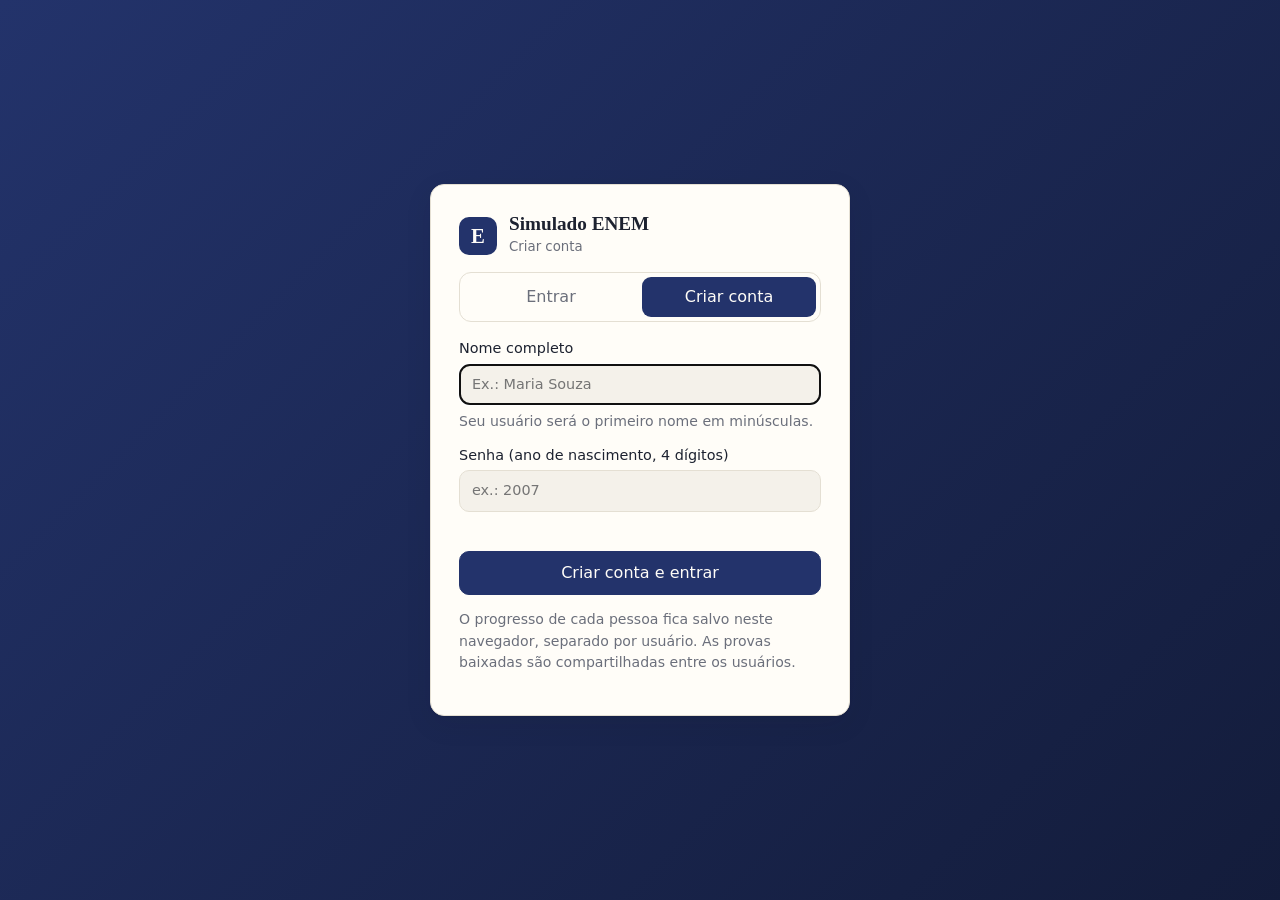
<file: index.html>
<!DOCTYPE html>
<html lang="pt-BR">
<head>
  <meta charset="UTF-8" />
  <meta name="viewport" content="width=device-width, initial-scale=1" />
  <title>Simulado ENEM 2016–2023</title>
  <link rel="stylesheet" href="css/style.css?v=202611161137" />
</head>
<body>
  <header class="topbar">
    <div class="brand">
      <span class="brand-mark">E</span>
      <div>
        <strong>Simulado ENEM</strong>
        <small>8 edições · 2016 a 2023</small>
      </div>
    </div>
    <div class="row"><div id="userBox" class="row"></div>
    <button class="theme-toggle" id="themeToggle" title="Alternar tema claro/escuro" aria-label="Alternar tema">◐</button></div>
  </header>

  <nav class="tabs" id="tabs" role="tablist"></nav>

  <main id="view" class="view"></main>

  <div class="modal" id="modal" hidden>
    <div class="modal-card" role="dialog" aria-modal="true">
      <button class="modal-close" id="modalClose" aria-label="Fechar">×</button>
      <div id="modalBody"></div>
    </div>
  </div>

  <div class="toast" id="toast" hidden></div>
  <div class="login" id="login" hidden></div>

  <script src="js/data.js?v=202611161137"></script>
  <script src="js/api.js?v=202611161137"></script>
  <script src="js/ai.js?v=202611161137"></script>
  <script src="js/estudo.js?v=202611161137"></script>
  <script src="js/app.js?v=202611161137"></script>
</body>
</html>
</file>
<file: css/style.css>
:root {
  --bg: #f4f1ea;
  --paper: #fffdf8;
  --ink: #1d2230;
  --muted: #6b6f7b;
  --line: #e4dfd3;
  --accent: #23336b;
  --accent-2: #c79a2b;
  --ok: #2e7d4f;
  --bad: #b23b3b;
  --warn: #b7791f;
  --shadow: 0 1px 2px rgba(20, 24, 40, .06), 0 8px 28px rgba(20, 24, 40, .08);
  --radius: 14px;
  --serif: "Iowan Old Style", "Palatino Linotype", Palatino, Georgia, "Times New Roman", serif;
  --sans: system-ui, -apple-system, "Segoe UI", Roboto, "Helvetica Neue", Arial, sans-serif;
}
[data-theme="dark"] {
  --bg: #12141b;
  --paper: #1b1e28;
  --ink: #e9e6de;
  --muted: #9a9eab;
  --line: #2c3040;
  --accent: #8fa6ff;
  --accent-2: #e0b84e;
  --shadow: 0 1px 2px rgba(0, 0, 0, .3), 0 8px 28px rgba(0, 0, 0, .35);
}
* { box-sizing: border-box; }
html, body { margin: 0; }
body { background: var(--bg); color: var(--ink); font-family: var(--sans); line-height: 1.5; min-height: 100vh; }
button { font: inherit; cursor: pointer; }
a { color: var(--accent); }
h1, h2, h3 { font-family: var(--serif); font-weight: 600; letter-spacing: -.01em; margin: 0 0 .4em; }

/* Topo */
.topbar { display: flex; align-items: center; justify-content: space-between; padding: 14px clamp(14px, 3vw, 32px); background: var(--paper); border-bottom: 1px solid var(--line); position: sticky; top: 0; z-index: 30; }
.brand { display: flex; gap: 12px; align-items: center; }
.brand strong { font-family: var(--serif); font-size: 1.2rem; display: block; line-height: 1.1; }
.brand small { color: var(--muted); }
.brand-mark { width: 38px; height: 38px; border-radius: 10px; display: grid; place-items: center; background: var(--accent); color: var(--paper); font-family: var(--serif); font-weight: 700; font-size: 1.3rem; }
.theme-toggle { border: 1px solid var(--line); background: transparent; color: var(--ink); border-radius: 50%; width: 38px; height: 38px; font-size: 1.1rem; }

/* Abas principais (12) */
.tabs { display: flex; gap: 4px; overflow-x: auto; padding: 8px clamp(10px, 3vw, 32px) 0; background: var(--paper); border-bottom: 1px solid var(--line); position: sticky; top: 67px; z-index: 29; scrollbar-width: thin; }
.tab { border: 0; background: transparent; color: var(--muted); padding: 10px 14px 12px; border-radius: 10px 10px 0 0; white-space: nowrap; position: relative; font-weight: 500; }
.tab:hover { color: var(--ink); background: color-mix(in srgb, var(--accent) 6%, transparent); }
.tab.active { color: var(--accent); }
.tab.active::after { content: ""; position: absolute; left: 10px; right: 10px; bottom: 0; height: 3px; border-radius: 3px; background: var(--accent); }
.tab .dot { display: inline-block; width: 7px; height: 7px; border-radius: 50%; margin-left: 6px; background: var(--line); vertical-align: middle; }
.tab .dot.ready { background: var(--ok); }
.tab .dot.missing { background: var(--warn); }

.view { max-width: 1100px; margin: 0 auto; padding: clamp(16px, 3vw, 32px); }

/* Cartões genéricos */
.card { background: var(--paper); border: 1px solid var(--line); border-radius: var(--radius); box-shadow: var(--shadow); padding: clamp(18px, 3vw, 28px); margin-bottom: 18px; }
.hero { background: linear-gradient(135deg, var(--accent), color-mix(in srgb, var(--accent) 60%, #000)); color: #fff; border: 0; }
.hero h1 { font-size: clamp(1.6rem, 4vw, 2.4rem); }
.hero p { opacity: .9; max-width: 60ch; }
.grid { display: grid; gap: 14px; grid-template-columns: repeat(auto-fill, minmax(220px, 1fr)); }
.muted { color: var(--muted); }
.small { font-size: .88rem; }
.row { display: flex; gap: 10px; flex-wrap: wrap; align-items: center; }
.spacer { flex: 1; }

.btn { border: 1px solid var(--line); background: var(--paper); color: var(--ink); padding: 9px 16px; border-radius: 10px; font-weight: 500; transition: transform .1s, background .2s; }
.btn:hover { background: color-mix(in srgb, var(--accent) 7%, var(--paper)); }
.btn:active { transform: translateY(1px); }
.btn.primary { background: var(--accent); color: var(--paper); border-color: var(--accent); }
.btn.primary:hover { background: color-mix(in srgb, var(--accent) 85%, #000); }
.btn.gold { background: var(--accent-2); border-color: var(--accent-2); color: #1d1a10; }
.btn.ghost { background: transparent; }
.btn.danger { color: var(--bad); }
.btn:disabled { opacity: .5; cursor: not-allowed; }
.hero .btn { border-color: rgba(255,255,255,.4); }

.pill { display: inline-flex; gap: 6px; align-items: center; font-size: .8rem; padding: 3px 10px; border-radius: 999px; background: color-mix(in srgb, var(--accent) 10%, transparent); color: var(--accent); font-weight: 600; }
.pill.ok { background: color-mix(in srgb, var(--ok) 14%, transparent); color: var(--ok); }
.pill.warn { background: color-mix(in srgb, var(--warn) 16%, transparent); color: var(--warn); }
.pill.bad { background: color-mix(in srgb, var(--bad) 14%, transparent); color: var(--bad); }

.year-card h3 { font-size: 1.5rem; margin-bottom: 2px; }
.year-card .theme { font-family: var(--serif); font-style: italic; color: var(--muted); font-size: .92rem; min-height: 3em; }

.progress { height: 8px; border-radius: 99px; background: var(--line); overflow: hidden; }
.progress > i { display: block; height: 100%; background: var(--accent); width: 0; transition: width .3s; }

label.field { display: grid; gap: 4px; font-size: .9rem; }
input[type=text], input[type=password], select, textarea { font: inherit; color: var(--ink); background: var(--bg); border: 1px solid var(--line); border-radius: 10px; padding: 9px 12px; }

/* Sub-abas Dia 1 / Dia 2 */
.subtabs { display: inline-flex; background: var(--paper); border: 1px solid var(--line); border-radius: 12px; padding: 4px; gap: 4px; margin-bottom: 18px; }
.subtab { border: 0; background: transparent; color: var(--muted); padding: 8px 18px; border-radius: 9px; text-align: left; }
.subtab small { display: block; font-size: .75rem; }
.subtab.active { background: var(--accent); color: var(--paper); }
.subtab.active small { opacity: .85; }

/* Resumo de tópicos */
.topics { display: grid; gap: 14px; grid-template-columns: repeat(auto-fit, minmax(280px, 1fr)); }
.topic { border: 1px solid var(--line); border-radius: 12px; padding: 16px; background: var(--bg); }
.topic h3 { font-size: 1.05rem; }
.topic ul { margin: 0; padding-left: 18px; }
.topic li { margin: 3px 0; }
.comp-list { display: grid; gap: 8px; }
.comp { display: grid; grid-template-columns: 120px 1fr; gap: 10px; padding: 10px 12px; border-radius: 10px; background: var(--bg); border: 1px solid var(--line); }
.comp b { color: var(--accent); }

/* Prova */
.exam-head { position: sticky; top: 118px; z-index: 20; display: flex; gap: 12px; align-items: center; flex-wrap: wrap; background: var(--paper); border: 1px solid var(--line); border-radius: var(--radius); padding: 10px 14px; box-shadow: var(--shadow); margin-bottom: 16px; }
.timer { font-variant-numeric: tabular-nums; font-weight: 700; font-size: 1.15rem; padding: 4px 12px; border-radius: 9px; background: var(--bg); border: 1px solid var(--line); }
.timer.low { color: var(--bad); border-color: var(--bad); }
.exam-head .progress { flex: 1; min-width: 120px; }

.book { perspective: 2200px; position: relative; }
.page { background: var(--paper); border: 1px solid var(--line); border-radius: 6px 14px 14px 6px; box-shadow: var(--shadow), inset 10px 0 18px -12px rgba(0,0,0,.18); padding: clamp(20px, 4vw, 44px); min-height: 60vh; transform-origin: left center; backface-visibility: hidden; position: relative; }
.page::before { content: ""; position: absolute; inset: 0 auto 0 0; width: 4px; border-radius: 6px 0 0 6px; background: var(--page-color, var(--accent)); }
.page.turn-out-next { animation: outNext .38s ease-in forwards; }
.page.turn-in-next { animation: inNext .42s ease-out; }
.page.turn-out-prev { animation: outPrev .38s ease-in forwards; transform-origin: right center; }
.page.turn-in-prev { animation: inPrev .42s ease-out; transform-origin: right center; }
@keyframes outNext { to { transform: rotateY(-95deg); opacity: .2; } }
@keyframes inNext { from { transform: rotateY(28deg) translateX(30px); opacity: 0; } to { transform: none; opacity: 1; } }
@keyframes outPrev { to { transform: rotateY(95deg); opacity: .2; } }
@keyframes inPrev { from { transform: rotateY(-28deg) translateX(-30px); opacity: 0; } to { transform: none; opacity: 1; } }
@media (prefers-reduced-motion: reduce) { .page { animation: none !important; } }

.q-meta { display: flex; gap: 8px; align-items: center; flex-wrap: wrap; margin-bottom: 14px; }
.q-num { font-family: var(--serif); font-size: 1.6rem; font-weight: 700; }
.q-text { font-family: var(--serif); font-size: 1.08rem; line-height: 1.7; }
.q-text p { margin: 0 0 .9em; }
.q-text img, .alt img { max-width: 100%; height: auto; display: block; margin: 12px auto; border-radius: 6px; background: #fff; }
.q-text blockquote { margin: .6em 0; padding-left: 14px; border-left: 3px solid var(--line); color: var(--muted); }
.q-intro { font-weight: 600; margin: 18px 0 10px; font-family: var(--serif); }
.alts { display: grid; gap: 10px; margin-top: 10px; }
.alt { display: grid; grid-template-columns: 38px 1fr; gap: 12px; align-items: start; text-align: left; width: 100%; padding: 12px 14px; border: 1px solid var(--line); border-radius: 12px; background: var(--bg); color: var(--ink); transition: border-color .15s, background .15s; }
.alt:hover { border-color: var(--accent); }
.alt .letter { width: 34px; height: 34px; border-radius: 50%; display: grid; place-items: center; border: 2px solid var(--line); font-weight: 700; }
.alt.selected { border-color: var(--accent); background: color-mix(in srgb, var(--accent) 9%, var(--paper)); }
.alt.selected .letter { background: var(--accent); color: var(--paper); border-color: var(--accent); }
.alt.struck .alt-body { text-decoration: line-through; opacity: .5; }
.alt.correct { border-color: var(--ok); background: color-mix(in srgb, var(--ok) 10%, var(--paper)); }
.alt.correct .letter { background: var(--ok); border-color: var(--ok); color: #fff; }
.alt.wrong { border-color: var(--bad); background: color-mix(in srgb, var(--bad) 9%, var(--paper)); }
.alt.wrong .letter { background: var(--bad); border-color: var(--bad); color: #fff; }
.alt-body { font-family: var(--serif); font-size: 1.02rem; }
.hint { font-size: .8rem; color: var(--muted); margin-top: 8px; }

.pager { display: flex; justify-content: space-between; align-items: center; gap: 10px; margin-top: 18px; }
.pager .btn { min-width: 130px; }

.qgrid { display: grid; grid-template-columns: repeat(auto-fill, minmax(42px, 1fr)); gap: 6px; }
.qgrid button { border: 1px solid var(--line); background: var(--bg); color: var(--ink); border-radius: 8px; padding: 6px 0; font-size: .85rem; font-variant-numeric: tabular-nums; }
.qgrid button.answered { background: var(--accent); color: var(--paper); border-color: var(--accent); }
.qgrid button.marked { box-shadow: inset 0 -3px 0 var(--accent-2); }
.qgrid button.current { outline: 2px solid var(--accent-2); outline-offset: 1px; }
.qgrid button.ok { background: var(--ok); color: #fff; border-color: var(--ok); }
.qgrid button.bad { background: var(--bad); color: #fff; border-color: var(--bad); }
.qgrid-area { font-size: .8rem; font-weight: 600; color: var(--muted); margin: 10px 0 6px; }

/* Redação */
.essay-wrap { display: grid; grid-template-columns: 44px 1fr; border: 1px solid var(--line); border-radius: 10px; overflow: hidden; background: var(--bg); }
.essay-lines { font-family: var(--serif); font-size: 1rem; line-height: 32px; color: var(--muted); text-align: right; padding: 10px 8px 10px 0; border-right: 1px solid var(--line); user-select: none; white-space: pre; overflow: hidden; }
.essay { font-family: var(--serif); font-size: 1rem; line-height: 32px; border: 0 !important; border-radius: 0 !important; resize: vertical; min-height: calc(32px * 30 + 20px); padding: 10px 14px !important; background: repeating-linear-gradient(transparent 0 31px, var(--line) 31px 32px) !important; background-position: 0 10px !important; outline: none; width: 100%; }
.essay-title { width: 100%; font-family: var(--serif); font-size: 1.05rem; margin-bottom: 10px; }

.score-total { font-family: var(--serif); font-size: clamp(2.4rem, 7vw, 3.6rem); font-weight: 700; color: var(--accent); line-height: 1; }
.comp-score { border: 1px solid var(--line); border-radius: 12px; padding: 14px 16px; background: var(--bg); margin-bottom: 10px; }
.comp-score .bar { height: 8px; border-radius: 99px; background: var(--line); overflow: hidden; margin: 8px 0; }
.comp-score .bar i { display: block; height: 100%; background: var(--accent-2); }
.comp-score h4 { margin: 0; display: flex; justify-content: space-between; gap: 10px; font-family: var(--serif); }

/* Resultados */
.area-results { display: grid; gap: 12px; grid-template-columns: repeat(auto-fit, minmax(220px, 1fr)); }
.area-res { border-radius: 12px; padding: 16px; background: var(--bg); border: 1px solid var(--line); border-top: 4px solid var(--c, var(--accent)); }
.area-res .big { font-size: 2rem; font-weight: 700; font-family: var(--serif); }
table.table { width: 100%; border-collapse: collapse; font-size: .92rem; }
.table th, .table td { padding: 9px 10px; border-bottom: 1px solid var(--line); text-align: left; }
.table th { color: var(--muted); font-weight: 600; font-size: .82rem; text-transform: uppercase; letter-spacing: .03em; }
.table td.num { font-variant-numeric: tabular-nums; }

.ai-box.md { white-space: normal; }
.ai-box.md p { margin: 0 0 .7em; }
.ai-box.md h4 { margin: .8em 0 .3em; font-family: var(--serif); }
.ai-box { margin-top: 16px; padding: 16px; border-radius: 12px; border: 1px dashed var(--accent); background: color-mix(in srgb, var(--accent) 5%, var(--paper)); white-space: pre-wrap; font-size: .95rem; }

/* Modal e toast */
.modal { position: fixed; inset: 0; background: rgba(10, 12, 20, .55); display: grid; place-items: center; z-index: 100; padding: 16px; backdrop-filter: blur(3px); }
.modal[hidden] { display: none; }
.modal-card { background: var(--paper); border-radius: var(--radius); max-width: 760px; width: 100%; max-height: 88vh; overflow: auto; padding: 26px; position: relative; box-shadow: var(--shadow); }
.modal-close { position: absolute; top: 10px; right: 12px; border: 0; background: transparent; font-size: 1.7rem; color: var(--muted); }
.toast { position: fixed; bottom: 22px; left: 50%; transform: translateX(-50%); background: var(--ink); color: var(--paper); padding: 10px 18px; border-radius: 10px; z-index: 120; box-shadow: var(--shadow); max-width: 90vw; }
.toast[hidden] { display: none; }

.spinner { width: 18px; height: 18px; border: 2px solid var(--line); border-top-color: var(--accent); border-radius: 50%; display: inline-block; animation: spin .8s linear infinite; vertical-align: middle; }
@keyframes spin { to { transform: rotate(360deg); } }

@media (max-width: 640px) {
  .tabs { top: 63px; }
  .exam-head { top: 112px; }
  .comp { grid-template-columns: 1fr; }
  .pager .btn { min-width: 0; flex: 1; }
}
@media print {
  .topbar, .tabs, .exam-head, .pager { display: none !important; }
}
.externa { border: 1px dashed var(--warn); border-radius: 12px; padding: 16px 18px; background: color-mix(in srgb, var(--warn) 6%, var(--paper)); margin-bottom: 12px; }
.externa .btn { text-decoration: none; display: inline-block; }

.login { position: fixed; inset: 0; z-index: 90; display: grid; place-items: center; padding: 16px; background: linear-gradient(135deg, var(--accent), color-mix(in srgb, var(--accent) 55%, #000)); }
.login[hidden] { display: none; }
.login-card { width: min(420px, 100%); margin: 0; }
.login-card .subtabs { display: flex; }
.login-card .subtab { flex: 1; text-align: center; }
.login-card input { width: 100%; }
.table.materias .bar { height: 6px; border-radius: 99px; background: var(--line); overflow: hidden; margin-top: 6px; max-width: 320px; }
.table.materias .bar i { display: block; height: 100%; }
.table.materias tr.top td { background: color-mix(in srgb, var(--accent-2) 8%, transparent); }
.modal-card .page, .modal-card .alts { margin-top: 10px; }
.tbl-wrap { overflow-x: auto; -webkit-overflow-scrolling: touch; }
.tbl-wrap .table { min-width: 560px; }
/* modo escuro: destaques com fundo escuro para o texto branco ter contraste */
[data-theme="dark"] .hero { background: linear-gradient(135deg, #2b3a80, #141a33); }
[data-theme="dark"] .login { background: linear-gradient(135deg, #2b3a80, #0f1326); }
[data-theme="dark"] .btn.primary { color: #10142a; }
/* topo compacto no celular */
.topbar { flex-wrap: nowrap; gap: 10px; }
.topbar > .row { flex-wrap: nowrap; }
@media (max-width: 640px) {
  .topbar { padding: 10px 12px; }
  .brand small, #userBox span.small { display: none; }
  .brand strong { font-size: 1.05rem; white-space: nowrap; }
  .brand-mark { width: 32px; height: 32px; font-size: 1.1rem; }
  .theme-toggle { width: 34px; height: 34px; }
  .tabs { top: 62px; }
  .exam-head { top: 110px; }
}
</file>
